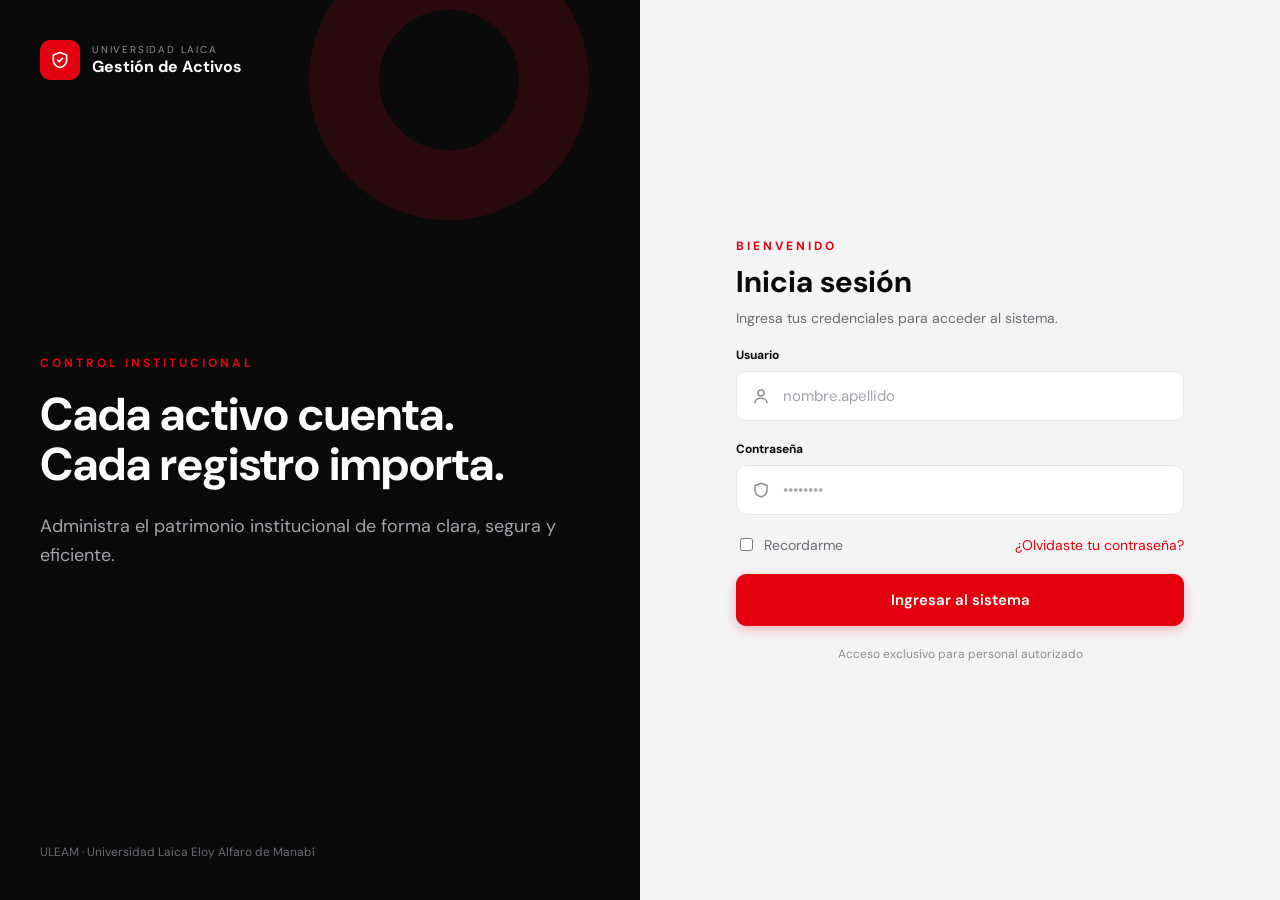
<file: index.html>
<!DOCTYPE html>
<html lang="es">
<head>
  <meta charset="UTF-8">
  <meta name="viewport" content="width=device-width, initial-scale=1">
  <title>Iniciar sesión | Gestión de Activos ULEAM</title>
  <link rel="preconnect" href="https://fonts.googleapis.com">
  <link href="https://fonts.googleapis.com/css2?family=DM+Sans:wght@400;500;700&display=swap" rel="stylesheet">
  <link rel="stylesheet" href="css/base.css">
  <link rel="stylesheet" href="css/login.css">
</head>
<body>
  <main class="login">

    <!-- Panel izquierdo: identidad institucional -->
    <section class="login__marca">
      <div class="login__anillo" aria-hidden="true"></div>

      <div class="menu__marca">
        <div class="menu__logo">
          <svg width="20" height="20" viewBox="0 0 24 24" fill="none" stroke="#fff" stroke-width="2" stroke-linecap="round" stroke-linejoin="round"><path d="M12 3l8 3v6c0 5-3.5 8-8 9-4.5-1-8-4-8-9V6l8-3z"/><path d="M9 12l2 2 4-4"/></svg>
        </div>
        <div>
          <small>Universidad Laica</small>
          <strong>Gestión de Activos</strong>
        </div>
      </div>

      <div class="login__mensaje">
        <p class="login__etiqueta">Control institucional</p>
        <h2>Cada activo cuenta.<br>Cada registro importa.</h2>
        <p>Administra el patrimonio institucional de forma clara, segura y eficiente.</p>
      </div>

      <p class="login__pie">ULEAM · Universidad Laica Eloy Alfaro de Manabí</p>
    </section>

    <!-- Panel derecho: formulario -->
    <section class="login__formulario">
      <form id="form-login" class="login__caja" novalidate>
        <p class="login__saludo">Bienvenido</p>
        <h1>Inicia sesión</h1>
        <p class="login__ayuda">Ingresa tus credenciales para acceder al sistema.</p>

        <p id="error-general" class="login__error" role="alert" hidden></p>

        <div class="campo" id="campo-usuario">
          <label for="usuario">Usuario</label>
          <div class="campo__entrada">
            <svg viewBox="0 0 24 24" fill="none" stroke="currentColor" stroke-width="2" stroke-linecap="round"><circle cx="12" cy="8" r="4"/><path d="M4 21c0-4 4-6 8-6s8 2 8 6"/></svg>
            <input type="text" id="usuario" name="usuario" placeholder="nombre.apellido" autocomplete="username">
          </div>
          <span class="campo__mensaje" id="mensaje-usuario"></span>
        </div>

        <div class="campo" id="campo-clave">
          <label for="clave">Contraseña</label>
          <div class="campo__entrada">
            <svg viewBox="0 0 24 24" fill="none" stroke="currentColor" stroke-width="2" stroke-linecap="round" stroke-linejoin="round"><path d="M12 3l8 3v6c0 5-3.5 8-8 9-4.5-1-8-4-8-9V6l8-3z"/></svg>
            <input type="password" id="clave" name="clave" placeholder="••••••••" autocomplete="current-password">
          </div>
          <span class="campo__mensaje" id="mensaje-clave"></span>
        </div>

        <div class="login__opciones">
          <label class="login__recordar">
            <input type="checkbox" id="recordar"> Recordarme
          </label>
          <a href="#" id="olvido">¿Olvidaste tu contraseña?</a>
        </div>

        <button type="submit" class="boton boton--primario login__boton">Ingresar al sistema</button>
        <p class="login__aviso">Acceso exclusivo para personal autorizado</p>
      </form>
    </section>

  </main>

  <script src="js/validaciones.js"></script>
  <script src="js/login.js"></script>
</body>
</html>
</file>
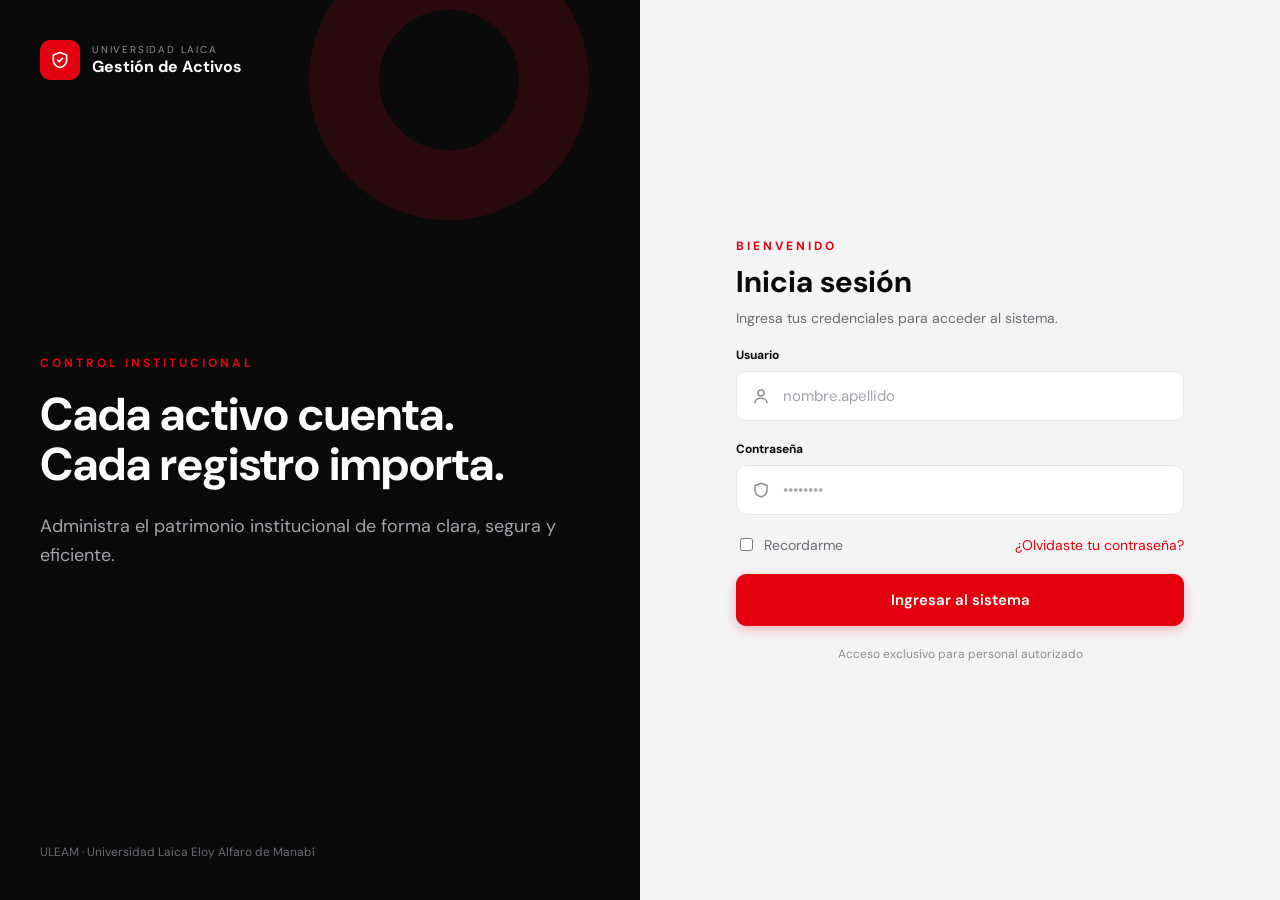
<file: activos.html>
<!DOCTYPE html>
<html lang="es">
<head>
  <meta charset="UTF-8">
  <meta name="viewport" content="width=device-width, initial-scale=1">
  <title>Listado de activos | Gestión de Activos ULEAM</title>
  <link rel="preconnect" href="https://fonts.googleapis.com">
  <link href="https://fonts.googleapis.com/css2?family=DM+Sans:wght@400;500;700&display=swap" rel="stylesheet">
  <link rel="stylesheet" href="css/base.css">
  <link rel="stylesheet" href="css/activos.css">
</head>
<body>
  <div class="app">

    <aside class="menu">
      <div class="menu__marca">
        <div class="menu__logo">
          <svg width="20" height="20" viewBox="0 0 24 24" fill="none" stroke="#fff" stroke-width="2" stroke-linecap="round" stroke-linejoin="round"><path d="M12 3l8 3v6c0 5-3.5 8-8 9-4.5-1-8-4-8-9V6l8-3z"/><path d="M9 12l2 2 4-4"/></svg>
        </div>
        <div>
          <small>Universidad Laica</small>
          <strong>Gestión de Activos</strong>
        </div>
      </div>

      <nav class="menu__nav">
        <a class="menu__enlace" href="dashboard.html">
          <svg viewBox="0 0 24 24" fill="none" stroke="currentColor" stroke-width="2"><rect x="3" y="3" width="7" height="7" rx="1"/><rect x="14" y="3" width="7" height="7" rx="1"/><rect x="3" y="14" width="7" height="7" rx="1"/><rect x="14" y="14" width="7" height="7" rx="1"/></svg>
          Dashboard
        </a>
        <a class="menu__enlace menu__enlace--activo" href="activos.html">
          <svg viewBox="0 0 24 24" fill="none" stroke="currentColor" stroke-width="2" stroke-linejoin="round"><path d="M12 3l8 4.5v9L12 21l-8-4.5v-9L12 3z"/><path d="M12 12l8-4.5M12 12v9M12 12L4 7.5"/></svg>
          Activos
        </a>
        <a class="menu__enlace" href="registrar.html">
          <svg viewBox="0 0 24 24" fill="none" stroke="currentColor" stroke-width="2" stroke-linecap="round"><path d="M12 5v14M5 12h14"/></svg>
          Registrar
        </a>
        <a class="menu__enlace" href="reportes.html">
          <svg viewBox="0 0 24 24" fill="none" stroke="currentColor" stroke-width="2" stroke-linecap="round"><path d="M4 20V10M10 20V4M16 20v-8M22 20H2"/></svg>
          Reportes
        </a>
      </nav>

      <div class="menu__perfil">
        <div class="menu__avatar" id="perfil-avatar">AM</div>
        <div>
          <strong id="perfil-nombre">Andrea Mendoza</strong>
          <small id="perfil-rol">Administradora</small>
        </div>
      </div>
      <a class="menu__enlace" href="index.html" id="cerrar-sesion">
        <svg viewBox="0 0 24 24" fill="none" stroke="currentColor" stroke-width="2" stroke-linecap="round" stroke-linejoin="round"><path d="M10 17l5-5-5-5M15 12H3M15 4h4a2 2 0 012 2v12a2 2 0 01-2 2h-4"/></svg>
        Cerrar sesión
      </a>
    </aside>

    <main class="contenido">
      <header class="encabezado">
        <div>
          <h1>Listado de activos</h1>
          <p>Consulta y administra los bienes registrados</p>
        </div>
        <span class="estado-sistema">Sistema operativo</span>
      </header>

      <section class="pagina">
        <p id="aviso" class="aviso aviso--exito" role="status" hidden></p>

        <div class="tarjeta tarjeta--tabla">

          <!-- Barra de herramientas: buscador, filtros y botón de alta -->
          <div class="herramientas">
            <div class="buscador">
              <svg viewBox="0 0 24 24" fill="none" stroke="currentColor" stroke-width="2" stroke-linecap="round"><circle cx="11" cy="11" r="7"/><path d="M20 20l-3.5-3.5"/></svg>
              <input type="search" id="buscador" placeholder="Buscar por código, nombre o responsable…" aria-label="Buscar activos" autocomplete="off">
            </div>
            <select id="filtro-categoria" class="filtro" aria-label="Filtrar por categoría"></select>
            <select id="filtro-estado" class="filtro" aria-label="Filtrar por estado"></select>
            <a href="registrar.html" class="boton boton--primario">+ Nuevo activo</a>
          </div>

          <!-- Tabla: las filas las dibuja activos.js -->
          <div class="tabla-contenedor">
            <table class="tabla">
              <thead>
                <tr>
                  <th>Código</th>
                  <th>Nombre</th>
                  <th>Categoría</th>
                  <th>Responsable</th>
                  <th>Estado</th>
                  <th>Acciones</th>
                </tr>
              </thead>
              <tbody id="filas"></tbody>
            </table>
          </div>

          <div class="pie-tabla">
            <span id="contador"></span>
            <nav class="paginacion" id="paginacion" aria-label="Paginación"></nav>
          </div>
        </div>
      </section>
    </main>

  </div>

  <!-- Ventana para confirmar la baja de un activo -->
  <dialog id="modal-baja" class="modal">
    <form id="form-baja" novalidate>
      <h2>Dar de baja el activo</h2>
      <p class="modal__texto" id="modal-texto"></p>

      <div class="campo" id="campo-motivo">
        <label for="motivo">Motivo de la baja</label>
        <select id="motivo"></select>
        <span class="campo__mensaje" id="mensaje-motivo"></span>
      </div>

      <div class="modal__acciones">
        <button type="button" class="boton" id="baja-cancelar">Cancelar</button>
        <button type="submit" class="boton boton--primario">Confirmar baja</button>
      </div>
    </form>
  </dialog>

  <script src="js/storage.js"></script>
  <script src="js/sesion.js"></script>
  <script src="js/activos.js"></script>
</body>
</html>
</file>
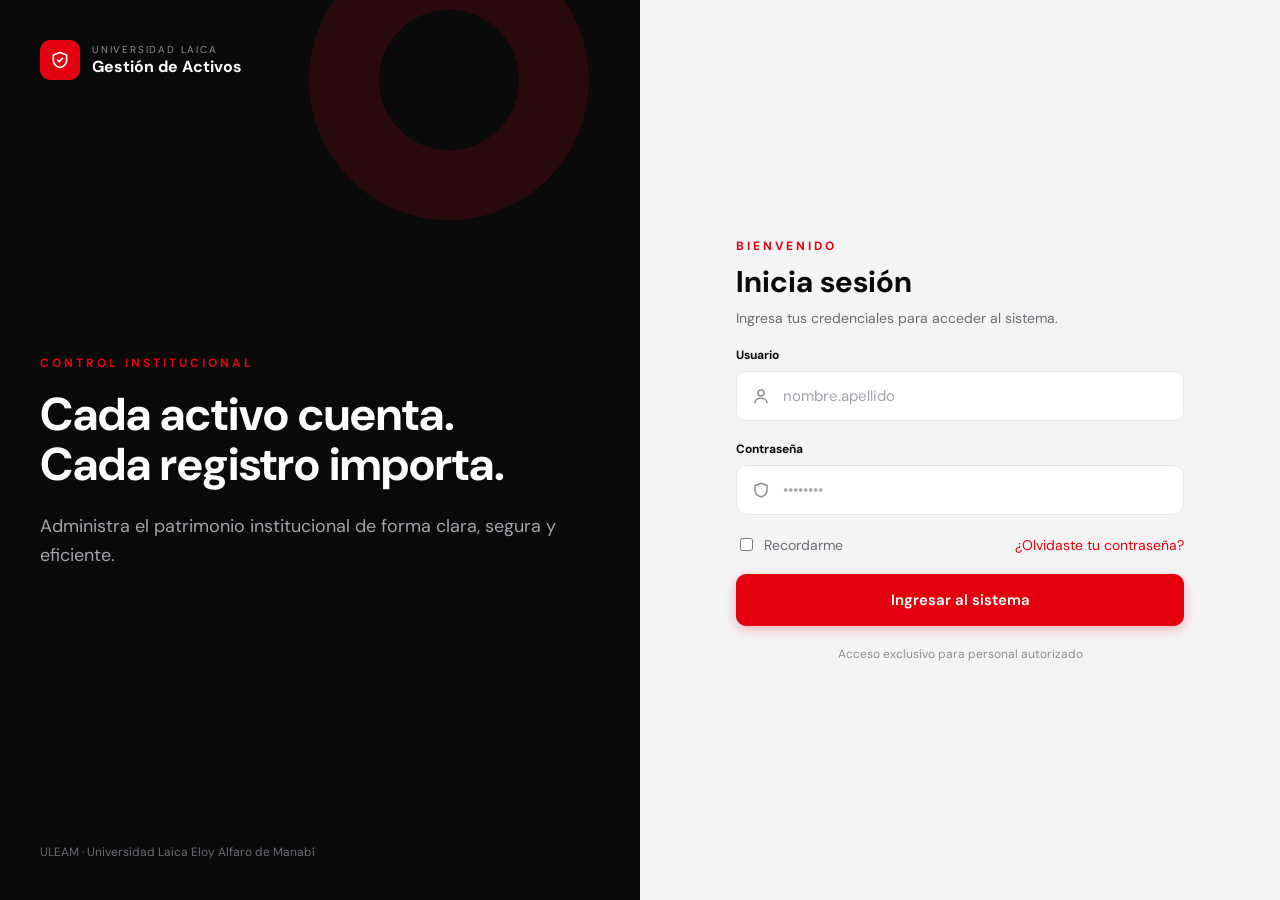
<file: dashboard.html>
<!DOCTYPE html>
<html lang="es">
<head>
  <meta charset="UTF-8">
  <meta name="viewport" content="width=device-width, initial-scale=1">
  <title>Panel principal | Gestión de Activos ULEAM</title>
  <link rel="preconnect" href="https://fonts.googleapis.com">
  <link href="https://fonts.googleapis.com/css2?family=DM+Sans:wght@400;500;700&display=swap" rel="stylesheet">
  <link rel="stylesheet" href="css/base.css">
  <link rel="stylesheet" href="css/dashboard.css">
</head>
<body>
  <div class="app">

    <aside class="menu">
      <div class="menu__marca">
        <div class="menu__logo">
          <svg width="20" height="20" viewBox="0 0 24 24" fill="none" stroke="#fff" stroke-width="2" stroke-linecap="round" stroke-linejoin="round"><path d="M12 3l8 3v6c0 5-3.5 8-8 9-4.5-1-8-4-8-9V6l8-3z"/><path d="M9 12l2 2 4-4"/></svg>
        </div>
        <div>
          <small>Universidad Laica</small>
          <strong>Gestión de Activos</strong>
        </div>
      </div>

      <nav class="menu__nav">
        <a class="menu__enlace menu__enlace--activo" href="dashboard.html">
          <svg viewBox="0 0 24 24" fill="none" stroke="currentColor" stroke-width="2"><rect x="3" y="3" width="7" height="7" rx="1"/><rect x="14" y="3" width="7" height="7" rx="1"/><rect x="3" y="14" width="7" height="7" rx="1"/><rect x="14" y="14" width="7" height="7" rx="1"/></svg>
          Dashboard
        </a>
        <a class="menu__enlace" href="activos.html">
          <svg viewBox="0 0 24 24" fill="none" stroke="currentColor" stroke-width="2" stroke-linejoin="round"><path d="M12 3l8 4.5v9L12 21l-8-4.5v-9L12 3z"/><path d="M12 12l8-4.5M12 12v9M12 12L4 7.5"/></svg>
          Activos
        </a>
        <a class="menu__enlace" href="registrar.html">
          <svg viewBox="0 0 24 24" fill="none" stroke="currentColor" stroke-width="2" stroke-linecap="round"><path d="M12 5v14M5 12h14"/></svg>
          Registrar
        </a>
        <a class="menu__enlace" href="reportes.html">
          <svg viewBox="0 0 24 24" fill="none" stroke="currentColor" stroke-width="2" stroke-linecap="round"><path d="M4 20V10M10 20V4M16 20v-8M22 20H2"/></svg>
          Reportes
        </a>
      </nav>

      <div class="menu__perfil">
        <div class="menu__avatar" id="perfil-avatar">AM</div>
        <div>
          <strong id="perfil-nombre">Andrea Mendoza</strong>
          <small id="perfil-rol">Administradora</small>
        </div>
      </div>
      <a class="menu__enlace" href="index.html" id="cerrar-sesion">
        <svg viewBox="0 0 24 24" fill="none" stroke="currentColor" stroke-width="2" stroke-linecap="round" stroke-linejoin="round"><path d="M10 17l5-5-5-5M15 12H3M15 4h4a2 2 0 012 2v12a2 2 0 01-2 2h-4"/></svg>
        Cerrar sesión
      </a>
    </aside>

    <main class="contenido">
      <header class="encabezado">
        <div>
          <h1>Panel principal</h1>
          <p>Resumen general del patrimonio institucional</p>
        </div>
        <span class="estado-sistema">Sistema operativo</span>
      </header>

      <section class="pagina">

        <!-- Tarjetas de resumen: los números los llena dashboard.js -->
        <div class="resumen">
          <article class="tarjeta indicador">
            <div class="indicador__cabecera">
              <span class="indicador__icono"><svg viewBox="0 0 24 24" fill="none" stroke="currentColor" stroke-width="2" stroke-linejoin="round"><path d="M12 3l8 4.5v9L12 21l-8-4.5v-9L12 3z"/><path d="M12 12l8-4.5M12 12v9M12 12L4 7.5"/></svg></span>
              <span class="indicador__rotulo">Activos</span>
            </div>
            <p class="indicador__valor" id="n-total">0</p>
            <p class="indicador__titulo">Total de activos</p>
            <p class="indicador__detalle" id="d-total"></p>
          </article>

          <article class="tarjeta indicador">
            <div class="indicador__cabecera">
              <span class="indicador__icono"><svg viewBox="0 0 24 24" fill="none" stroke="currentColor" stroke-width="2" stroke-linecap="round" stroke-linejoin="round"><path d="M12 3l8 3v6c0 5-3.5 8-8 9-4.5-1-8-4-8-9V6l8-3z"/></svg></span>
              <span class="indicador__rotulo">Activos</span>
            </div>
            <p class="indicador__valor" id="n-bueno">0</p>
            <p class="indicador__titulo">En buen estado</p>
            <p class="indicador__detalle" id="d-bueno"></p>
          </article>

          <article class="tarjeta indicador">
            <div class="indicador__cabecera">
              <span class="indicador__icono indicador__icono--rojo"><svg viewBox="0 0 24 24" fill="none" stroke="currentColor" stroke-width="2" stroke-linecap="round" stroke-linejoin="round"><path d="M12 20h9M16.5 3.5a2.1 2.1 0 013 3L7 19l-4 1 1-4L16.5 3.5z"/></svg></span>
              <span class="indicador__rotulo">Activos</span>
            </div>
            <p class="indicador__valor" id="n-mant">0</p>
            <p class="indicador__titulo">En mantenimiento</p>
            <p class="indicador__detalle" id="d-mant"></p>
          </article>

          <article class="tarjeta indicador">
            <div class="indicador__cabecera">
              <span class="indicador__icono indicador__icono--rojo"><svg viewBox="0 0 24 24" fill="none" stroke="currentColor" stroke-width="2" stroke-linecap="round" stroke-linejoin="round"><path d="M3 6h18M8 6V4h8v2M6 6l1 14h10l1-14M10 11v5M14 11v5"/></svg></span>
              <span class="indicador__rotulo">Activos</span>
            </div>
            <p class="indicador__valor" id="n-baja">0</p>
            <p class="indicador__titulo">Dados de baja</p>
            <p class="indicador__detalle" id="d-baja"></p>
          </article>
        </div>

        <div class="paneles">
          <!-- Activos por categoría -->
          <article class="tarjeta">
            <div class="panel__cabecera">
              <div>
                <h2>Activos por categoría</h2>
                <p>Distribución actual del inventario</p>
              </div>
              <select id="filtro-anio" class="selector" aria-label="Filtrar por año de adquisición"></select>
            </div>
            <div class="barras" id="barras"></div>
          </article>

          <!-- Actividad reciente -->
          <article class="tarjeta">
            <div class="panel__cabecera">
              <div>
                <h2>Actividad reciente</h2>
                <p>Últimos movimientos registrados</p>
              </div>
            </div>
            <ul class="actividad" id="actividad"></ul>
          </article>
        </div>

      </section>
    </main>

  </div>

  <script src="js/storage.js"></script>
  <script src="js/sesion.js"></script>
  <script src="js/dashboard.js"></script>
</body>
</html>
</file>
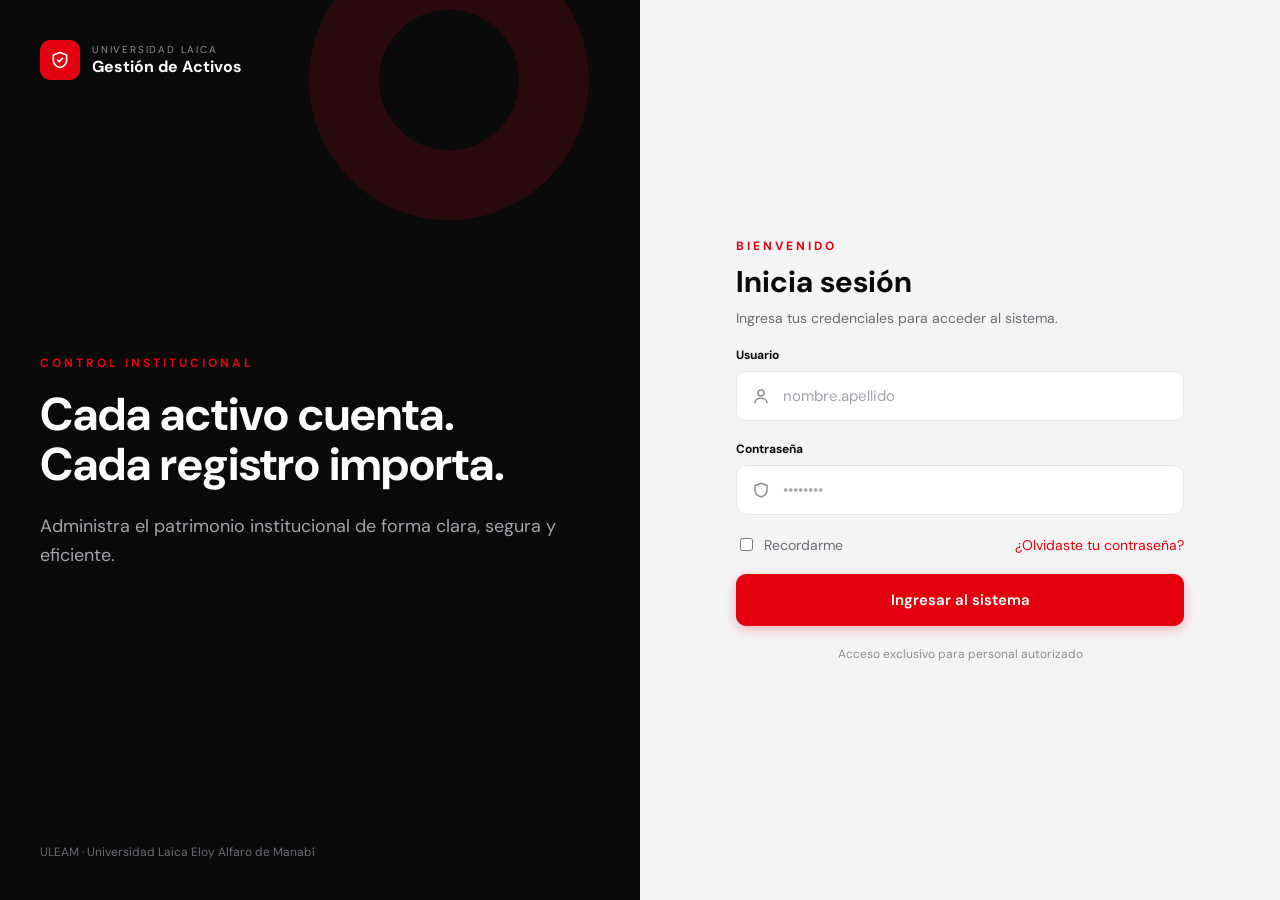
<file: detalle.html>
<!DOCTYPE html>
<html lang="es">
<head>
  <meta charset="UTF-8">
  <meta name="viewport" content="width=device-width, initial-scale=1">
  <title>Detalle del activo | Gestión de Activos ULEAM</title>
  <link rel="preconnect" href="https://fonts.googleapis.com">
  <link href="https://fonts.googleapis.com/css2?family=DM+Sans:wght@400;500;700&display=swap" rel="stylesheet">
  <link rel="stylesheet" href="css/base.css">
  <link rel="stylesheet" href="css/detalle.css">
</head>
<body>
  <div class="app">

    <aside class="menu">
      <div class="menu__marca">
        <div class="menu__logo">
          <svg width="20" height="20" viewBox="0 0 24 24" fill="none" stroke="#fff" stroke-width="2" stroke-linecap="round" stroke-linejoin="round"><path d="M12 3l8 3v6c0 5-3.5 8-8 9-4.5-1-8-4-8-9V6l8-3z"/><path d="M9 12l2 2 4-4"/></svg>
        </div>
        <div>
          <small>Universidad Laica</small>
          <strong>Gestión de Activos</strong>
        </div>
      </div>

      <nav class="menu__nav">
        <a class="menu__enlace" href="dashboard.html">
          <svg viewBox="0 0 24 24" fill="none" stroke="currentColor" stroke-width="2"><rect x="3" y="3" width="7" height="7" rx="1"/><rect x="14" y="3" width="7" height="7" rx="1"/><rect x="3" y="14" width="7" height="7" rx="1"/><rect x="14" y="14" width="7" height="7" rx="1"/></svg>
          Dashboard
        </a>
        <a class="menu__enlace menu__enlace--activo" href="activos.html">
          <svg viewBox="0 0 24 24" fill="none" stroke="currentColor" stroke-width="2" stroke-linejoin="round"><path d="M12 3l8 4.5v9L12 21l-8-4.5v-9L12 3z"/><path d="M12 12l8-4.5M12 12v9M12 12L4 7.5"/></svg>
          Activos
        </a>
        <a class="menu__enlace" href="registrar.html">
          <svg viewBox="0 0 24 24" fill="none" stroke="currentColor" stroke-width="2" stroke-linecap="round"><path d="M12 5v14M5 12h14"/></svg>
          Registrar
        </a>
        <a class="menu__enlace" href="reportes.html">
          <svg viewBox="0 0 24 24" fill="none" stroke="currentColor" stroke-width="2" stroke-linecap="round"><path d="M4 20V10M10 20V4M16 20v-8M22 20H2"/></svg>
          Reportes
        </a>
      </nav>

      <div class="menu__perfil">
        <div class="menu__avatar" id="perfil-avatar">AM</div>
        <div>
          <strong id="perfil-nombre">Andrea Mendoza</strong>
          <small id="perfil-rol">Administradora</small>
        </div>
      </div>
      <a class="menu__enlace" href="index.html" id="cerrar-sesion">
        <svg viewBox="0 0 24 24" fill="none" stroke="currentColor" stroke-width="2" stroke-linecap="round" stroke-linejoin="round"><path d="M10 17l5-5-5-5M15 12H3M15 4h4a2 2 0 012 2v12a2 2 0 01-2 2h-4"/></svg>
        Cerrar sesión
      </a>
    </aside>

    <main class="contenido">
      <header class="encabezado">
        <div>
          <h1 id="titulo">Detalle del activo</h1>
          <p id="subtitulo">Consulta y modifica la información del bien</p>
        </div>
        <span class="estado-sistema">Sistema operativo</span>
      </header>

      <section class="pagina">
        <p id="aviso" class="aviso" role="status" hidden></p>

        <!-- Se muestra solo si el código de la dirección no existe -->
        <div class="tarjeta no-encontrado" id="no-encontrado" hidden>
          <h2>No se encontró el activo</h2>
          <p>El activo que buscas no existe o fue eliminado del sistema.</p>
          <a href="activos.html" class="boton boton--primario">Volver al listado</a>
        </div>

        <form id="form-detalle" class="tarjeta" novalidate hidden>

          <div class="formulario__titulo">
            <div>
              <h2>Información general</h2>
              <p>Datos de identificación y clasificación del activo</p>
            </div>
            <span class="etiqueta" id="etiqueta-estado"></span>
          </div>

          <div class="formulario-rejilla">

            <div class="campo" id="campo-nombre">
              <label for="nombre">Nombre del activo</label>
              <input type="text" id="nombre" maxlength="80" autocomplete="off">
              <span class="campo__mensaje" id="mensaje-nombre"></span>
            </div>

            <div class="campo" id="campo-codigo">
              <label for="codigo">Código</label>
              <input type="text" id="codigo" disabled>
              <span class="campo__nota">El código identifica al activo y no se puede cambiar.</span>
            </div>

            <div class="campo" id="campo-categoria">
              <label for="categoria">Categoría</label>
              <select id="categoria"></select>
              <span class="campo__mensaje" id="mensaje-categoria"></span>
            </div>

            <div class="campo" id="campo-valor">
              <label for="valor">Valor</label>
              <input type="text" id="valor" inputmode="decimal" autocomplete="off">
              <span class="campo__mensaje" id="mensaje-valor"></span>
            </div>

            <div class="campo" id="campo-fecha">
              <label for="fecha">Fecha de adquisición</label>
              <input type="date" id="fecha">
              <span class="campo__mensaje" id="mensaje-fecha"></span>
            </div>

            <div class="campo" id="campo-estado">
              <label for="estado">Estado</label>
              <select id="estado"></select>
              <span class="campo__mensaje" id="mensaje-estado"></span>
            </div>

            <div class="campo ancho-total" id="campo-responsable">
              <label for="responsable">Responsable / Departamento</label>
              <input type="text" id="responsable" maxlength="60" autocomplete="off">
              <span class="campo__mensaje" id="mensaje-responsable"></span>
            </div>

          </div>

          <!-- Botones en modo "ver" -->
          <div class="formulario__acciones" id="acciones-ver">
            <a href="activos.html" class="boton">Volver al listado</a>
            <div class="grupo-botones">
              <button type="button" class="boton" id="boton-asignar">Asignar responsable</button>
              <button type="button" class="boton boton--peligro" id="boton-baja">Dar de baja</button>
              <button type="button" class="boton boton--primario" id="boton-editar">Editar</button>
            </div>
          </div>

          <!-- Botones en modo "editar" -->
          <div class="formulario__acciones formulario__acciones--derecha" id="acciones-editar" hidden>
            <button type="button" class="boton" id="boton-cancelar">Cancelar</button>
            <button type="submit" class="boton boton--primario">Guardar cambios</button>
          </div>

        </form>
      </section>
    </main>

  </div>

  <!-- Ventana: asignar responsable -->
  <dialog id="modal-responsable" class="modal">
    <form id="form-responsable" novalidate>
      <h2>Asignar responsable</h2>
      <p class="modal__texto" id="texto-responsable"></p>

      <div class="campo" id="campo-nuevo-responsable">
        <label for="nuevo-responsable">Nuevo responsable / Departamento</label>
        <input type="text" id="nuevo-responsable" maxlength="60" autocomplete="off" placeholder="Nombre o departamento responsable">
        <span class="campo__mensaje" id="mensaje-nuevo-responsable"></span>
      </div>

      <div class="modal__acciones">
        <button type="button" class="boton" id="responsable-cancelar">Cancelar</button>
        <button type="submit" class="boton boton--primario">Asignar</button>
      </div>
    </form>
  </dialog>

  <!-- Ventana: dar de baja -->
  <dialog id="modal-baja" class="modal">
    <form id="form-baja" novalidate>
      <h2>Dar de baja el activo</h2>
      <p class="modal__texto" id="texto-baja"></p>

      <div class="campo" id="campo-motivo">
        <label for="motivo">Motivo de la baja</label>
        <select id="motivo"></select>
        <span class="campo__mensaje" id="mensaje-motivo"></span>
      </div>

      <div class="modal__acciones">
        <button type="button" class="boton" id="baja-cancelar">Cancelar</button>
        <button type="submit" class="boton boton--primario">Confirmar baja</button>
      </div>
    </form>
  </dialog>

  <script src="js/storage.js"></script>
  <script src="js/validaciones.js"></script>
  <script src="js/sesion.js"></script>
  <script src="js/detalle.js"></script>
</body>
</html>
</file>
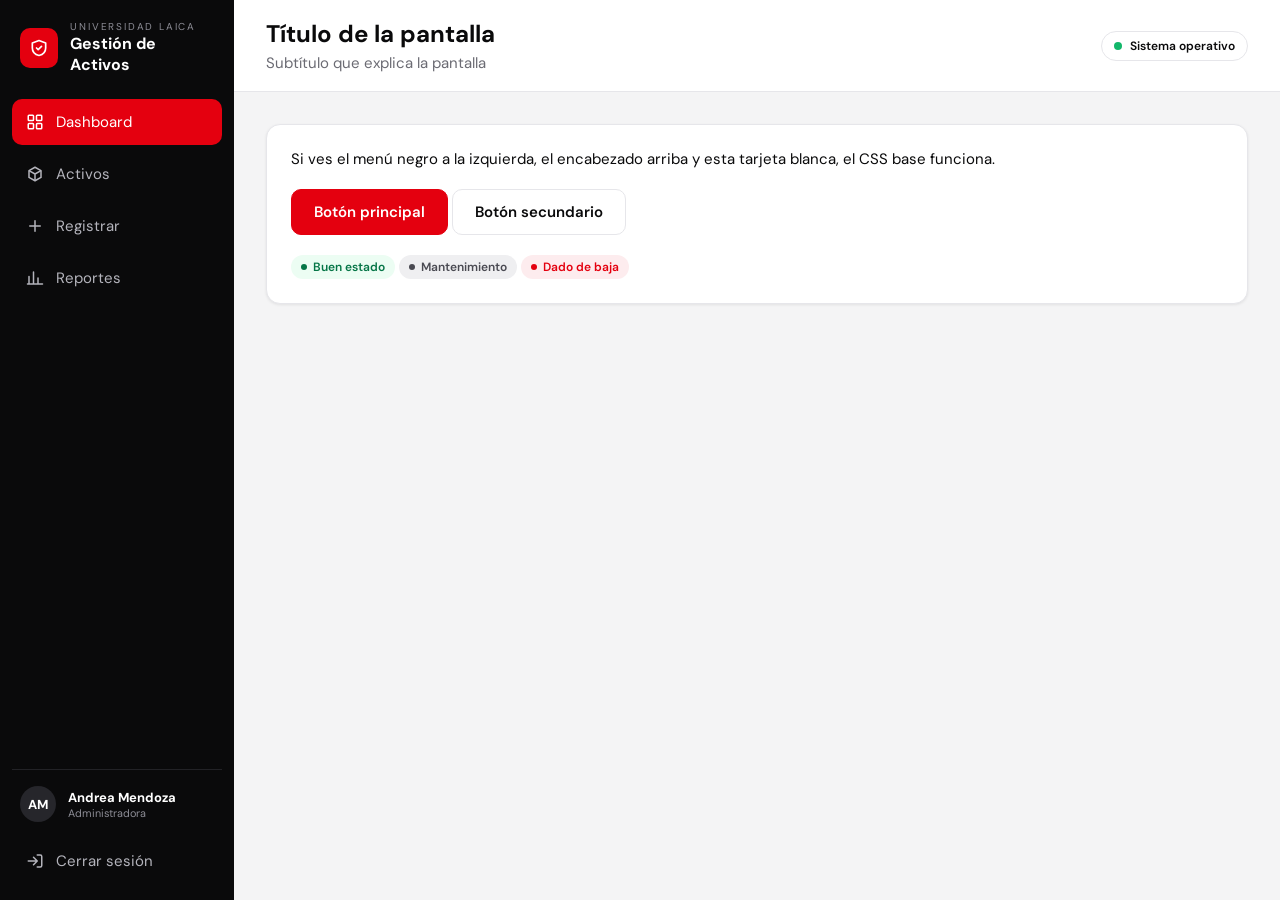
<file: plantilla.html>
<!DOCTYPE html>
<html lang="es">
<head>
  <meta charset="UTF-8">
  <meta name="viewport" content="width=device-width, initial-scale=1">
  <title>Plantilla | Gestión de Activos ULEAM</title>
  <link rel="preconnect" href="https://fonts.googleapis.com">
  <link href="https://fonts.googleapis.com/css2?family=DM+Sans:wght@400;500;700&display=swap" rel="stylesheet">
  <link rel="stylesheet" href="css/base.css">
</head>
<body>
  <div class="app">

    <!-- MENÚ LATERAL: se copia igual en todas las pantallas.
         Solo cambia cuál enlace tiene la clase menu__enlace--activo -->
    <aside class="menu">
      <div class="menu__marca">
        <div class="menu__logo">
          <svg width="20" height="20" viewBox="0 0 24 24" fill="none" stroke="#fff" stroke-width="2" stroke-linecap="round" stroke-linejoin="round"><path d="M12 3l8 3v6c0 5-3.5 8-8 9-4.5-1-8-4-8-9V6l8-3z"/><path d="M9 12l2 2 4-4"/></svg>
        </div>
        <div>
          <small>Universidad Laica</small>
          <strong>Gestión de Activos</strong>
        </div>
      </div>

      <nav class="menu__nav">
        <a class="menu__enlace menu__enlace--activo" href="dashboard.html">
          <svg viewBox="0 0 24 24" fill="none" stroke="currentColor" stroke-width="2"><rect x="3" y="3" width="7" height="7" rx="1"/><rect x="14" y="3" width="7" height="7" rx="1"/><rect x="3" y="14" width="7" height="7" rx="1"/><rect x="14" y="14" width="7" height="7" rx="1"/></svg>
          Dashboard
        </a>
        <a class="menu__enlace" href="activos.html">
          <svg viewBox="0 0 24 24" fill="none" stroke="currentColor" stroke-width="2" stroke-linejoin="round"><path d="M12 3l8 4.5v9L12 21l-8-4.5v-9L12 3z"/><path d="M12 12l8-4.5M12 12v9M12 12L4 7.5"/></svg>
          Activos
        </a>
        <a class="menu__enlace" href="registrar.html">
          <svg viewBox="0 0 24 24" fill="none" stroke="currentColor" stroke-width="2" stroke-linecap="round"><path d="M12 5v14M5 12h14"/></svg>
          Registrar
        </a>
        <a class="menu__enlace" href="reportes.html">
          <svg viewBox="0 0 24 24" fill="none" stroke="currentColor" stroke-width="2" stroke-linecap="round"><path d="M4 20V10M10 20V4M16 20v-8M22 20H2"/></svg>
          Reportes
        </a>
      </nav>

      <div class="menu__perfil">
        <div class="menu__avatar">AM</div>
        <div>
          <strong>Andrea Mendoza</strong>
          <small>Administradora</small>
        </div>
      </div>
      <a class="menu__enlace" href="index.html">
        <svg viewBox="0 0 24 24" fill="none" stroke="currentColor" stroke-width="2" stroke-linecap="round" stroke-linejoin="round"><path d="M10 17l5-5-5-5M15 12H3M15 4h4a2 2 0 012 2v12a2 2 0 01-2 2h-4"/></svg>
        Cerrar sesión
      </a>
    </aside>

    <!-- CONTENIDO: aquí cambia cada pantalla -->
    <main class="contenido">
      <header class="encabezado">
        <div>
          <h1>Título de la pantalla</h1>
          <p>Subtítulo que explica la pantalla</p>
        </div>
        <span class="estado-sistema">Sistema operativo</span>
      </header>

      <section class="pagina">
        <div class="tarjeta">
          <p>Si ves el menú negro a la izquierda, el encabezado arriba y esta tarjeta blanca, el CSS base funciona.</p>
          <br>
          <button class="boton boton--primario">Botón principal</button>
          <button class="boton">Botón secundario</button>
          <br><br>
          <span class="etiqueta etiqueta--bueno">Buen estado</span>
          <span class="etiqueta etiqueta--mantenimiento">Mantenimiento</span>
          <span class="etiqueta etiqueta--baja">Dado de baja</span>
        </div>
      </section>
    </main>

  </div>
</body>
</html>
</file>
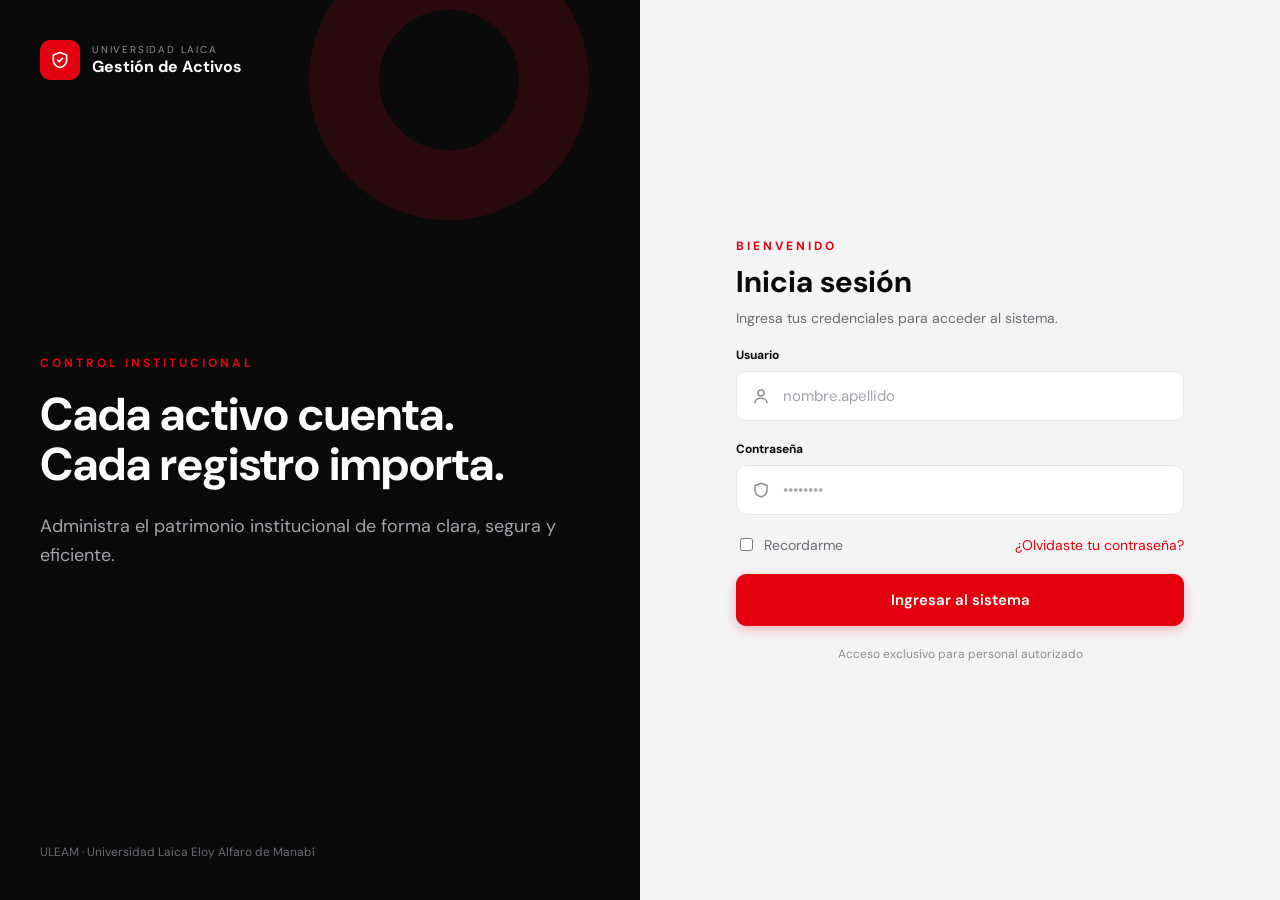
<file: registrar.html>
<!DOCTYPE html>
<html lang="es">
<head>
  <meta charset="UTF-8">
  <meta name="viewport" content="width=device-width, initial-scale=1">
  <title>Registrar activo | Gestión de Activos ULEAM</title>
  <link rel="preconnect" href="https://fonts.googleapis.com">
  <link href="https://fonts.googleapis.com/css2?family=DM+Sans:wght@400;500;700&display=swap" rel="stylesheet">
  <link rel="stylesheet" href="css/base.css">
  <link rel="stylesheet" href="css/registrar.css">
</head>
<body>
  <div class="app">

    <aside class="menu">
      <div class="menu__marca">
        <div class="menu__logo">
          <svg width="20" height="20" viewBox="0 0 24 24" fill="none" stroke="#fff" stroke-width="2" stroke-linecap="round" stroke-linejoin="round"><path d="M12 3l8 3v6c0 5-3.5 8-8 9-4.5-1-8-4-8-9V6l8-3z"/><path d="M9 12l2 2 4-4"/></svg>
        </div>
        <div>
          <small>Universidad Laica</small>
          <strong>Gestión de Activos</strong>
        </div>
      </div>

      <nav class="menu__nav">
        <a class="menu__enlace" href="dashboard.html">
          <svg viewBox="0 0 24 24" fill="none" stroke="currentColor" stroke-width="2"><rect x="3" y="3" width="7" height="7" rx="1"/><rect x="14" y="3" width="7" height="7" rx="1"/><rect x="3" y="14" width="7" height="7" rx="1"/><rect x="14" y="14" width="7" height="7" rx="1"/></svg>
          Dashboard
        </a>
        <a class="menu__enlace" href="activos.html">
          <svg viewBox="0 0 24 24" fill="none" stroke="currentColor" stroke-width="2" stroke-linejoin="round"><path d="M12 3l8 4.5v9L12 21l-8-4.5v-9L12 3z"/><path d="M12 12l8-4.5M12 12v9M12 12L4 7.5"/></svg>
          Activos
        </a>
        <a class="menu__enlace menu__enlace--activo" href="registrar.html">
          <svg viewBox="0 0 24 24" fill="none" stroke="currentColor" stroke-width="2" stroke-linecap="round"><path d="M12 5v14M5 12h14"/></svg>
          Registrar
        </a>
        <a class="menu__enlace" href="reportes.html">
          <svg viewBox="0 0 24 24" fill="none" stroke="currentColor" stroke-width="2" stroke-linecap="round"><path d="M4 20V10M10 20V4M16 20v-8M22 20H2"/></svg>
          Reportes
        </a>
      </nav>

      <div class="menu__perfil">
        <div class="menu__avatar" id="perfil-avatar">AM</div>
        <div>
          <strong id="perfil-nombre">Andrea Mendoza</strong>
          <small id="perfil-rol">Administradora</small>
        </div>
      </div>
      <a class="menu__enlace" href="index.html" id="cerrar-sesion">
        <svg viewBox="0 0 24 24" fill="none" stroke="currentColor" stroke-width="2" stroke-linecap="round" stroke-linejoin="round"><path d="M10 17l5-5-5-5M15 12H3M15 4h4a2 2 0 012 2v12a2 2 0 01-2 2h-4"/></svg>
        Cerrar sesión
      </a>
    </aside>

    <main class="contenido">
      <header class="encabezado">
        <div>
          <h1>Registrar nuevo activo</h1>
          <p>Completa la información para incorporar un bien</p>
        </div>
        <span class="estado-sistema">Sistema operativo</span>
      </header>

      <section class="pagina">
        <form id="form-registro" class="tarjeta" novalidate>

          <div class="formulario__titulo">
            <h2>Información general</h2>
            <p>Datos de identificación y clasificación del activo</p>
          </div>

          <p id="aviso-exito" class="aviso aviso--exito" role="status" hidden></p>

          <div class="formulario-rejilla">

            <div class="campo" id="campo-nombre">
              <label for="nombre">Nombre del activo</label>
              <input type="text" id="nombre" placeholder="Ej. Computador portátil" maxlength="80" autocomplete="off">
              <span class="campo__mensaje" id="mensaje-nombre"></span>
            </div>

            <div class="campo" id="campo-codigo">
              <label for="codigo">Código</label>
              <input type="text" id="codigo" placeholder="Ej. AF-2024-000" maxlength="11" autocomplete="off">
              <span class="campo__mensaje" id="mensaje-codigo"></span>
            </div>

            <div class="campo" id="campo-categoria">
              <label for="categoria">Categoría</label>
              <select id="categoria"></select>
              <span class="campo__mensaje" id="mensaje-categoria"></span>
            </div>

            <div class="campo" id="campo-valor">
              <label for="valor">Valor</label>
              <input type="text" id="valor" placeholder="$ 0.00" inputmode="decimal" autocomplete="off">
              <span class="campo__mensaje" id="mensaje-valor"></span>
            </div>

            <div class="campo" id="campo-fecha">
              <label for="fecha">Fecha de adquisición</label>
              <input type="date" id="fecha">
              <span class="campo__mensaje" id="mensaje-fecha"></span>
            </div>

            <div class="campo" id="campo-estado">
              <label for="estado">Estado</label>
              <select id="estado"></select>
              <span class="campo__mensaje" id="mensaje-estado"></span>
            </div>

            <div class="campo ancho-total" id="campo-responsable">
              <label for="responsable">Responsable / Departamento</label>
              <input type="text" id="responsable" placeholder="Nombre o departamento responsable" maxlength="60" autocomplete="off">
              <span class="campo__mensaje" id="mensaje-responsable"></span>
            </div>

          </div>

          <div class="formulario__acciones">
            <button type="button" class="boton" id="boton-cancelar">Cancelar</button>
            <button type="submit" class="boton boton--primario">Guardar activo</button>
          </div>

        </form>
      </section>
    </main>

  </div>

  <script src="js/storage.js"></script>
  <script src="js/validaciones.js"></script>
  <script src="js/sesion.js"></script>
  <script src="js/registrar.js"></script>
</body>
</html>
</file>
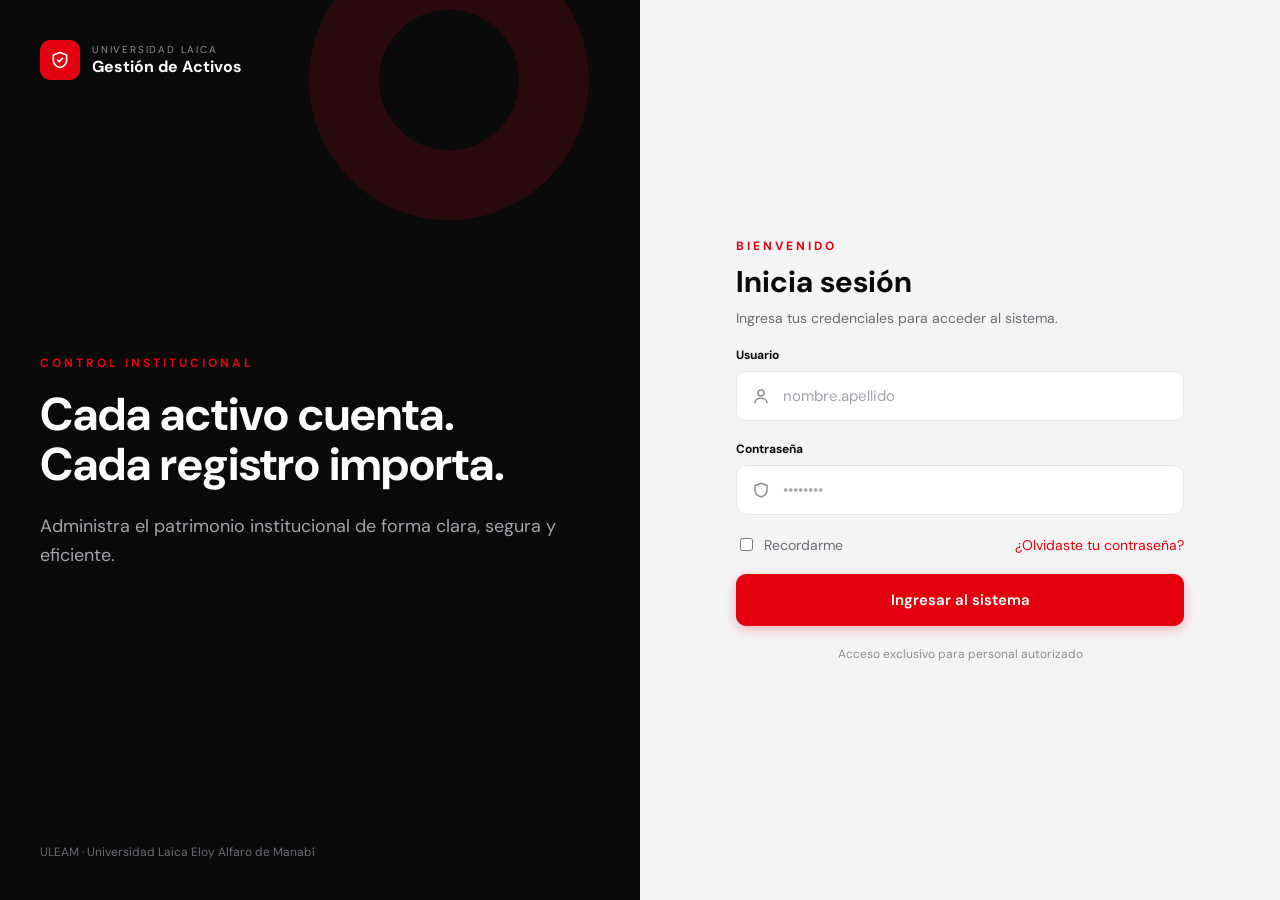
<file: reportes.html>
<!DOCTYPE html>
<html lang="es">
<head>
  <meta charset="UTF-8">
  <meta name="viewport" content="width=device-width, initial-scale=1">
  <title>Reportes | Gestión de Activos ULEAM</title>
  <link rel="preconnect" href="https://fonts.googleapis.com">
  <link href="https://fonts.googleapis.com/css2?family=DM+Sans:wght@400;500;700&display=swap" rel="stylesheet">
  <link rel="stylesheet" href="css/base.css">
  <link rel="stylesheet" href="css/reportes.css">
</head>
<body>
  <div class="app">

    <aside class="menu">
      <div class="menu__marca">
        <div class="menu__logo">
          <svg width="20" height="20" viewBox="0 0 24 24" fill="none" stroke="#fff" stroke-width="2" stroke-linecap="round" stroke-linejoin="round"><path d="M12 3l8 3v6c0 5-3.5 8-8 9-4.5-1-8-4-8-9V6l8-3z"/><path d="M9 12l2 2 4-4"/></svg>
        </div>
        <div>
          <small>Universidad Laica</small>
          <strong>Gestión de Activos</strong>
        </div>
      </div>

      <nav class="menu__nav">
        <a class="menu__enlace" href="dashboard.html">
          <svg viewBox="0 0 24 24" fill="none" stroke="currentColor" stroke-width="2"><rect x="3" y="3" width="7" height="7" rx="1"/><rect x="14" y="3" width="7" height="7" rx="1"/><rect x="3" y="14" width="7" height="7" rx="1"/><rect x="14" y="14" width="7" height="7" rx="1"/></svg>
          Dashboard
        </a>
        <a class="menu__enlace" href="activos.html">
          <svg viewBox="0 0 24 24" fill="none" stroke="currentColor" stroke-width="2" stroke-linejoin="round"><path d="M12 3l8 4.5v9L12 21l-8-4.5v-9L12 3z"/><path d="M12 12l8-4.5M12 12v9M12 12L4 7.5"/></svg>
          Activos
        </a>
        <a class="menu__enlace" href="registrar.html">
          <svg viewBox="0 0 24 24" fill="none" stroke="currentColor" stroke-width="2" stroke-linecap="round"><path d="M12 5v14M5 12h14"/></svg>
          Registrar
        </a>
        <a class="menu__enlace menu__enlace--activo" href="reportes.html">
          <svg viewBox="0 0 24 24" fill="none" stroke="currentColor" stroke-width="2" stroke-linecap="round"><path d="M4 20V10M10 20V4M16 20v-8M22 20H2"/></svg>
          Reportes
        </a>
      </nav>

      <div class="menu__perfil">
        <div class="menu__avatar" id="perfil-avatar">AM</div>
        <div>
          <strong id="perfil-nombre">Andrea Mendoza</strong>
          <small id="perfil-rol">Administradora</small>
        </div>
      </div>
      <a class="menu__enlace" href="index.html" id="cerrar-sesion">
        <svg viewBox="0 0 24 24" fill="none" stroke="currentColor" stroke-width="2" stroke-linecap="round" stroke-linejoin="round"><path d="M10 17l5-5-5-5M15 12H3M15 4h4a2 2 0 012 2v12a2 2 0 01-2 2h-4"/></svg>
        Cerrar sesión
      </a>
    </aside>

    <main class="contenido">
      <header class="encabezado">
        <div>
          <h1>Reportes</h1>
          <p>Historial de altas y bajas de activos</p>
        </div>
        <span class="estado-sistema">Sistema operativo</span>
      </header>

      <section class="pagina">
        <p id="aviso" class="aviso aviso--exito" role="status" hidden></p>

        <!-- Filtros por rango de fechas -->
        <form id="form-filtros" class="tarjeta filtros" novalidate>
          <div class="campo" id="campo-desde">
            <label for="desde">Desde</label>
            <input type="date" id="desde">
            <span class="campo__mensaje" id="mensaje-desde"></span>
          </div>

          <div class="campo" id="campo-hasta">
            <label for="hasta">Hasta</label>
            <input type="date" id="hasta">
            <span class="campo__mensaje" id="mensaje-hasta"></span>
          </div>

          <button type="submit" class="boton">Aplicar filtros</button>
          <button type="button" class="boton boton--primario" id="boton-exportar">
            <svg viewBox="0 0 24 24" width="18" height="18" fill="none" stroke="currentColor" stroke-width="2" stroke-linecap="round" stroke-linejoin="round"><path d="M12 3v12M7 11l5 5 5-5M5 21h14"/></svg>
            Exportar
          </button>
        </form>

        <!-- Historial de movimientos -->
        <div class="tarjeta tarjeta--tabla">
          <div class="historial__cabecera">
            <div>
              <h2>Historial de movimientos</h2>
              <p id="subtitulo"></p>
            </div>
            <span class="periodo" id="periodo"></span>
          </div>

          <div class="tabla-contenedor">
            <table class="tabla">
              <thead>
                <tr>
                  <th>Fecha</th>
                  <th>Activo</th>
                  <th>Movimiento</th>
                  <th>Motivo</th>
                </tr>
              </thead>
              <tbody id="filas"></tbody>
            </table>
          </div>
        </div>
      </section>
    </main>

  </div>

  <script src="js/storage.js"></script>
  <script src="js/validaciones.js"></script>
  <script src="js/sesion.js"></script>
  <script src="js/reportes.js"></script>
</body>
</html>
</file>
<file: css/base.css>
/* ==========================================================
   base.css - Estilos compartidos del Sistema de Gestión de
   Activos Fijos de la ULEAM. Todas las pantallas lo usan.
   ========================================================== */

/* 1. Variables (colores, tipografía, medidas) ------------- */
:root {
  --rojo: #e4000f;
  --rojo-suave: #fdecee;
  --negro: #0a0a0b;
  --gris-texto: #6b6b73;
  --gris-borde: #e6e6ea;
  --gris-fondo: #f4f4f5;
  --blanco: #ffffff;
  --verde: #12b76a;

  --fuente: "DM Sans", "Segoe UI", Arial, sans-serif;
  --radio: 14px;
  --radio-campo: 10px;
  --ancho-menu: 234px;
  --sombra: 0 1px 3px rgba(10, 10, 11, 0.08);
}

/* 2. Reinicio básico --------------------------------------- */
*, *::before, *::after { box-sizing: border-box; }

body {
  margin: 0;
  font-family: var(--fuente);
  font-size: 15px;
  color: var(--negro);
  background: var(--gris-fondo);
}

h1, h2, h3, p { margin: 0; }
a { color: inherit; text-decoration: none; }
button, input, select { font: inherit; }

:focus-visible {
  outline: 2px solid var(--rojo);
  outline-offset: 2px;
}

/* 3. Estructura general: menú lateral + contenido --------- */
.app { display: flex; min-height: 100vh; }

.menu {
  width: var(--ancho-menu);
  background: var(--negro);
  color: #b4b4bc;
  display: flex;
  flex-direction: column;
  padding: 16px 12px;
  position: sticky;
  top: 0;
  height: 100vh;
}

.menu__marca {
  display: flex;
  align-items: center;
  gap: 12px;
  padding: 4px 8px 24px;
  color: var(--blanco);
}
.menu__logo {
  width: 40px; height: 40px;
  background: var(--rojo);
  border-radius: 10px;
  display: grid; place-items: center;
}
.menu__marca small {
  display: block;
  font-size: 10px;
  letter-spacing: 0.18em;
  text-transform: uppercase;
  color: #8d8d96;
}
.menu__marca strong { font-size: 16px; }

.menu__nav { display: flex; flex-direction: column; gap: 6px; flex: 1; }

.menu__enlace {
  display: flex;
  align-items: center;
  gap: 12px;
  padding: 13px 14px;
  border-radius: var(--radio-campo);
  color: #b4b4bc;
}
.menu__enlace:hover { background: #17171a; color: var(--blanco); }
.menu__enlace--activo,
.menu__enlace--activo:hover { background: var(--rojo); color: var(--blanco); }
.menu__enlace svg { width: 18px; height: 18px; flex-shrink: 0; }

.menu__perfil {
  display: flex;
  align-items: center;
  gap: 12px;
  padding: 16px 8px;
  border-top: 1px solid #222226;
  color: var(--blanco);
  font-size: 13px;
}
.menu__avatar {
  width: 36px; height: 36px;
  border-radius: 50%;
  background: #26262b;
  display: grid; place-items: center;
  font-weight: 700;
}
.menu__perfil small { display: block; color: #8d8d96; }

.contenido { flex: 1; min-width: 0; }

.encabezado {
  display: flex;
  justify-content: space-between;
  align-items: center;
  gap: 16px;
  padding: 18px 32px;
  background: var(--blanco);
  border-bottom: 1px solid var(--gris-borde);
}
.encabezado h1 { font-size: 24px; }
.encabezado p { color: var(--gris-texto); margin-top: 4px; }

.estado-sistema {
  display: inline-flex;
  align-items: center;
  gap: 8px;
  padding: 6px 12px;
  border: 1px solid var(--gris-borde);
  border-radius: 999px;
  font-size: 12px;
  font-weight: 600;
}
.estado-sistema::before {
  content: "";
  width: 8px; height: 8px;
  border-radius: 50%;
  background: var(--verde);
}

.pagina { padding: 32px; }

/* 4. Tarjetas ---------------------------------------------- */
.tarjeta {
  background: var(--blanco);
  border: 1px solid var(--gris-borde);
  border-radius: var(--radio);
  box-shadow: var(--sombra);
  padding: 24px;
}

/* 5. Botones ----------------------------------------------- */
.boton {
  display: inline-flex;
  align-items: center;
  justify-content: center;
  gap: 8px;
  height: 46px;
  padding: 0 22px;
  border-radius: var(--radio-campo);
  border: 1px solid var(--gris-borde);
  background: var(--blanco);
  color: var(--negro);
  font-weight: 600;
  cursor: pointer;
}
.boton:hover { background: var(--gris-fondo); }
.boton--primario { background: var(--rojo); border-color: var(--rojo); color: var(--blanco); }
.boton--primario:hover { background: #c4000d; }

/* 6. Formularios ------------------------------------------- */
.campo { display: flex; flex-direction: column; gap: 8px; }
.campo label { font-size: 12px; font-weight: 700; }

.campo input,
.campo select {
  height: 50px;
  padding: 0 16px;
  border: 1px solid var(--gris-borde);
  border-radius: var(--radio-campo);
  background: var(--blanco);
  color: var(--negro);
}
.campo input::placeholder { color: #a3a3ab; }

/* Estado de error (lo activaremos desde JavaScript) */
.campo--error input,
.campo--error select { border-color: var(--rojo); }
.campo__mensaje { display: none; font-size: 12px; color: var(--rojo); }
.campo--error .campo__mensaje { display: block; }

.formulario-rejilla { display: grid; grid-template-columns: 1fr 1fr; gap: 20px 24px; }
.formulario-rejilla .ancho-total { grid-column: 1 / -1; }

/* 7. Tablas y etiquetas de estado -------------------------- */
.tabla-contenedor { overflow-x: auto; }
.tabla { width: 100%; border-collapse: collapse; }
.tabla th {
  text-align: left;
  padding: 14px 20px;
  font-size: 11px;
  letter-spacing: 0.08em;
  text-transform: uppercase;
  color: var(--gris-texto);
  background: #fafafb;
}
.tabla td { padding: 18px 20px; border-top: 1px solid var(--gris-borde); }

.etiqueta {
  display: inline-flex;
  align-items: center;
  gap: 6px;
  padding: 4px 10px;
  border-radius: 999px;
  font-size: 12px;
  font-weight: 600;
  background: #efeff1;
}
.etiqueta::before {
  content: "";
  width: 6px; height: 6px;
  border-radius: 50%;
  background: currentColor;
}
.etiqueta--bueno { color: #067647; background: #ecfdf3; }
.etiqueta--mantenimiento { color: #4a4a52; background: #efeff1; }
.etiqueta--baja { color: var(--rojo); background: var(--rojo-suave); }

/* 8. Pantallas pequeñas ------------------------------------ */
@media (max-width: 900px) {
  .app { flex-direction: column; }
  .menu { width: 100%; height: auto; position: static; }
  .menu__nav { flex-direction: row; flex-wrap: wrap; }
  .menu__perfil { display: none; }
  .encabezado, .pagina { padding: 16px; }
  .formulario-rejilla { grid-template-columns: 1fr; }
}

@media (prefers-reduced-motion: reduce) {
  * { transition: none !important; animation: none !important; }
}
</file>
<file: css/login.css>
/* ==========================================================
   login.css - Estilos solo de la pantalla de inicio de sesión
   (usa las variables y componentes de base.css)
   ========================================================== */

.login { display: grid; grid-template-columns: 1fr 1fr; min-height: 100vh; }

/* Panel izquierdo ----------------------------------------- */
.login__marca {
  position: relative;
  overflow: hidden;
  background: var(--negro);
  color: var(--blanco);
  display: flex;
  flex-direction: column;
  justify-content: space-between;
  padding: 40px;
}

.login__anillo {
  position: absolute;
  top: -60px;
  right: 8%;
  width: 280px;
  height: 280px;
  border-radius: 50%;
  border: 70px solid #2a0a0e;
}

.login__marca .menu__marca { position: relative; padding: 0; }

.login__mensaje { position: relative; max-width: 520px; }
.login__etiqueta {
  color: var(--rojo);
  font-size: 12px;
  font-weight: 700;
  letter-spacing: 0.25em;
  text-transform: uppercase;
  margin-bottom: 18px;
}
.login__mensaje h2 { font-size: 46px; line-height: 1.1; margin-bottom: 22px; }
.login__mensaje p:last-child { color: #a3a3ab; font-size: 18px; line-height: 1.6; }

.login__pie { position: relative; color: #6b6b73; font-size: 12px; }

/* Panel derecho ------------------------------------------- */
.login__formulario {
  display: grid;
  place-items: center;
  padding: 32px;
  background: var(--gris-fondo);
}

.login__caja { width: 100%; max-width: 448px; display: flex; flex-direction: column; gap: 20px; }

.login__saludo {
  color: var(--rojo);
  font-size: 12px;
  font-weight: 700;
  letter-spacing: 0.25em;
  text-transform: uppercase;
}
.login__caja h1 { font-size: 30px; margin-top: -12px; }
.login__ayuda { color: var(--gris-texto); font-size: 14px; margin-top: -12px; }

.login__error {
  padding: 12px 14px;
  border-radius: var(--radio-campo);
  background: var(--rojo-suave);
  color: var(--rojo);
  font-size: 14px;
  font-weight: 500;
}

/* Campos con ícono */
.campo__entrada { position: relative; }
.campo__entrada svg {
  position: absolute;
  left: 16px;
  top: 50%;
  width: 18px;
  height: 18px;
  transform: translateY(-50%);
  color: #8d8d96;
  pointer-events: none;
}
.campo__entrada input { width: 100%; padding-left: 46px; }

.login__opciones { display: flex; justify-content: space-between; align-items: center; font-size: 14px; }
.login__recordar { display: flex; align-items: center; gap: 8px; color: var(--gris-texto); cursor: pointer; }
.login__opciones a { color: var(--rojo); }
.login__opciones a:hover { text-decoration: underline; }

.login__boton { width: 100%; height: 52px; box-shadow: 0 4px 12px rgba(228, 0, 15, 0.25); }
.login__aviso { text-align: center; font-size: 12px; color: #8d8d96; }

/* Pantallas pequeñas: se oculta el panel izquierdo --------- */
@media (max-width: 900px) {
  .login { grid-template-columns: 1fr; }
  .login__marca { display: none; }
}
</file>
<file: css/activos.css>
/* ==========================================================
   activos.css - Estilos solo del listado de activos
   ========================================================== */

.tarjeta--tabla { padding: 0; overflow: hidden; }

.aviso {
  padding: 12px 14px;
  margin-bottom: 20px;
  border-radius: var(--radio-campo);
  font-size: 14px;
  font-weight: 500;
  background: var(--rojo-suave);
  color: var(--rojo);
}
.aviso--exito { background: #ecfdf3; color: #067647; }

/* Barra de herramientas */
.herramientas { display: flex; gap: 12px; padding: 20px; flex-wrap: wrap; }

.buscador { position: relative; flex: 1; min-width: 220px; }
.buscador svg {
  position: absolute;
  left: 16px;
  top: 50%;
  width: 18px;
  height: 18px;
  transform: translateY(-50%);
  color: #8d8d96;
  pointer-events: none;
}
.buscador input {
  width: 100%;
  height: 46px;
  padding: 0 16px 0 46px;
  border: 1px solid var(--gris-borde);
  border-radius: var(--radio-campo);
  background: var(--blanco);
}

.filtro {
  height: 46px;
  padding: 0 14px;
  border: 1px solid var(--gris-borde);
  border-radius: var(--radio-campo);
  background: var(--blanco);
  color: var(--negro);
}

/* Tabla */
.tabla td.codigo { font-family: Consolas, "Courier New", monospace; font-size: 12px; color: var(--gris-texto); }
.tabla td.nombre { font-weight: 700; }
.tabla td.suave { color: var(--gris-texto); }
.tabla__vacia { text-align: center; color: #8d8d96; padding: 40px 20px; }

.acciones { display: flex; gap: 6px; }
.accion {
  width: 34px;
  height: 34px;
  display: grid;
  place-items: center;
  border: 0;
  border-radius: 8px;
  background: transparent;
  color: var(--gris-texto);
  cursor: pointer;
}
.accion:hover { background: var(--gris-fondo); color: var(--negro); }
.accion svg { width: 17px; height: 17px; }
.accion--baja { color: var(--rojo); }
.accion--baja:hover { background: var(--rojo-suave); color: var(--rojo); }
.accion:disabled { opacity: 0.35; cursor: not-allowed; background: transparent; }

/* Pie con contador y paginación */
.pie-tabla {
  display: flex;
  justify-content: space-between;
  align-items: center;
  gap: 12px;
  flex-wrap: wrap;
  padding: 16px 20px;
  border-top: 1px solid var(--gris-borde);
  font-size: 12px;
  color: var(--gris-texto);
}
.paginacion { display: flex; gap: 6px; }
.paginacion button {
  min-width: 36px;
  height: 36px;
  padding: 0 12px;
  border: 1px solid var(--gris-borde);
  border-radius: 8px;
  background: var(--blanco);
  color: var(--gris-texto);
  cursor: pointer;
}
.paginacion button:hover:not(:disabled) { background: var(--gris-fondo); }
.paginacion button:disabled { opacity: 0.45; cursor: not-allowed; }
.paginacion button.actual { background: var(--negro); border-color: var(--negro); color: var(--blanco); }

/* Ventana de confirmación */
.modal {
  width: min(440px, calc(100% - 32px));
  padding: 28px;
  border: 0;
  border-radius: var(--radio);
  box-shadow: 0 20px 50px rgba(10, 10, 11, 0.25);
  font-family: var(--fuente);
}
.modal::backdrop { background: rgba(10, 10, 11, 0.55); }
.modal h2 { font-size: 19px; margin-bottom: 8px; }
.modal__texto { color: var(--gris-texto); font-size: 14px; margin-bottom: 20px; line-height: 1.5; }
.modal__acciones { display: flex; justify-content: flex-end; gap: 12px; margin-top: 24px; }

@media (max-width: 700px) {
  .filtro, .herramientas .boton { flex: 1; }
}
</file>
<file: css/dashboard.css>
/* ==========================================================
   dashboard.css - Estilos solo del panel principal
   ========================================================== */

.resumen { display: grid; grid-template-columns: repeat(4, 1fr); gap: 24px; margin-bottom: 24px; }

.indicador { padding: 22px; }
.indicador__cabecera { display: flex; justify-content: space-between; align-items: flex-start; }
.indicador__icono {
  width: 40px; height: 40px;
  border-radius: 10px;
  background: var(--gris-fondo);
  display: grid; place-items: center;
}
.indicador__icono svg { width: 18px; height: 18px; }
.indicador__icono--rojo { background: var(--rojo-suave); color: var(--rojo); }
.indicador__rotulo { font-size: 11px; font-weight: 700; letter-spacing: 0.1em; text-transform: uppercase; color: var(--gris-texto); }
.indicador__valor { font-size: 34px; font-weight: 700; margin-top: 18px; }
.indicador__titulo { font-weight: 500; margin-top: 4px; }
.indicador__detalle { font-size: 12px; color: #8d8d96; margin-top: 8px; }

.paneles { display: grid; grid-template-columns: 1.8fr 1fr; gap: 24px; }

.panel__cabecera { display: flex; justify-content: space-between; align-items: flex-start; gap: 12px; margin-bottom: 24px; }
.panel__cabecera h2 { font-size: 17px; }
.panel__cabecera p { font-size: 12px; color: #8d8d96; margin-top: 4px; }

.selector {
  height: 40px;
  padding: 0 12px;
  border: 1px solid var(--gris-borde);
  border-radius: var(--radio-campo);
  background: var(--blanco);
  color: var(--gris-texto);
}

/* Barras por categoría */
.barras { display: flex; flex-direction: column; gap: 18px; }
.barra { display: grid; grid-template-columns: 110px 1fr 40px; align-items: center; gap: 16px; font-size: 12px; font-weight: 700; }
.barra__pista { height: 8px; border-radius: 999px; background: #efeff1; overflow: hidden; }
.barra__relleno { height: 100%; border-radius: 999px; background: var(--rojo); }
.barra__cantidad { text-align: right; }

/* Actividad reciente */
.actividad { list-style: none; margin: 0; padding: 0; }
.actividad li {
  display: grid;
  grid-template-columns: 12px 1fr auto;
  gap: 12px;
  align-items: start;
  padding: 14px 0;
  border-bottom: 1px solid var(--gris-borde);
}
.actividad li:last-child { border-bottom: 0; }
.actividad__punto { width: 8px; height: 8px; border-radius: 50%; background: #a3a3ab; margin-top: 7px; }
.actividad__punto--baja { background: var(--rojo); }
.actividad strong { display: block; font-weight: 500; }
.actividad small { color: #8d8d96; }
.actividad__fecha { font-size: 12px; color: #8d8d96; }

.vacio { color: #8d8d96; font-size: 14px; }

@media (max-width: 1100px) {
  .resumen { grid-template-columns: repeat(2, 1fr); }
  .paneles { grid-template-columns: 1fr; }
}
@media (max-width: 600px) {
  .resumen { grid-template-columns: 1fr; }
  .barra { grid-template-columns: 90px 1fr 32px; }
}
</file>
<file: css/detalle.css>
/* ==========================================================
   detalle.css - Estilos solo de la pantalla de detalle / edición
   ========================================================== */

/* Avisos (éxito, error e información) */
.aviso {
  padding: 12px 14px;
  margin-bottom: 20px;
  border-radius: var(--radio-campo);
  font-size: 14px;
  font-weight: 500;
  background: var(--rojo-suave);
  color: var(--rojo);
}
.aviso--exito { background: #ecfdf3; color: #067647; }
.aviso--info { background: #efeff1; color: #4a4a52; }

.no-encontrado { text-align: center; padding: 48px 24px; }
.no-encontrado h2 { font-size: 20px; margin-bottom: 8px; }
.no-encontrado p { color: var(--gris-texto); margin-bottom: 24px; }

/* Título de la tarjeta con la etiqueta de estado a la derecha */
.formulario__titulo {
  display: flex;
  justify-content: space-between;
  align-items: flex-start;
  gap: 12px;
  padding-bottom: 18px;
  margin-bottom: 24px;
  border-bottom: 1px solid var(--gris-borde);
}
.formulario__titulo h2 { font-size: 17px; }
.formulario__titulo p { font-size: 12px; color: #8d8d96; margin-top: 4px; }

/* Campos en modo "ver": se leen, no se editan */
.campo input:disabled,
.campo select:disabled {
  background: #fafafb;
  color: var(--negro);
  -webkit-text-fill-color: var(--negro);
  opacity: 1;
  cursor: default;
}
.campo input[type="date"] { width: 100%; }
.campo__nota { font-size: 12px; color: #8d8d96; }

/* Botones */
.formulario__acciones {
  display: flex;
  justify-content: space-between;
  align-items: center;
  gap: 12px;
  flex-wrap: wrap;
  margin-top: 32px;
  padding-top: 24px;
  border-top: 1px solid var(--gris-borde);
}
.formulario__acciones--derecha { justify-content: flex-end; }
.formulario__acciones[hidden] { display: none; }
.grupo-botones { display: flex; gap: 12px; flex-wrap: wrap; }

.boton--peligro { color: var(--rojo); border-color: #f5b5ba; }
.boton--peligro:hover { background: var(--rojo-suave); }
.boton:disabled { opacity: 0.45; cursor: not-allowed; }
.boton:disabled:hover { background: var(--blanco); }
.boton--primario:disabled:hover { background: var(--rojo); }

/* Ventanas de confirmación */
.modal {
  width: min(440px, calc(100% - 32px));
  padding: 28px;
  border: 0;
  border-radius: var(--radio);
  box-shadow: 0 20px 50px rgba(10, 10, 11, 0.25);
  font-family: var(--fuente);
}
.modal::backdrop { background: rgba(10, 10, 11, 0.55); }
.modal h2 { font-size: 19px; margin-bottom: 8px; }
.modal__texto { color: var(--gris-texto); font-size: 14px; margin-bottom: 20px; line-height: 1.5; }
.modal__acciones { display: flex; justify-content: flex-end; gap: 12px; margin-top: 24px; }

@media (max-width: 600px) {
  .formulario__acciones, .grupo-botones { flex-direction: column-reverse; align-items: stretch; }
  .formulario__acciones--derecha { flex-direction: column-reverse; }
  .formulario__acciones .boton { width: 100%; }
}
</file>
<file: css/registrar.css>
/* ==========================================================
   registrar.css - Estilos solo del formulario de registro
   ========================================================== */

.formulario__titulo {
  padding-bottom: 18px;
  margin-bottom: 24px;
  border-bottom: 1px solid var(--gris-borde);
}
.formulario__titulo h2 { font-size: 17px; }
.formulario__titulo p { font-size: 12px; color: #8d8d96; margin-top: 4px; }

.formulario__acciones {
  display: flex;
  justify-content: flex-end;
  gap: 12px;
  margin-top: 32px;
  padding-top: 24px;
  border-top: 1px solid var(--gris-borde);
}

/* Aviso de éxito */
.aviso {
  padding: 12px 14px;
  margin-bottom: 20px;
  border-radius: var(--radio-campo);
  font-size: 14px;
  font-weight: 500;
}
.aviso--exito { background: #ecfdf3; color: #067647; }
.aviso a { text-decoration: underline; }

/* El campo de fecha usa el mismo alto que los demás */
.campo input[type="date"] { width: 100%; }

@media (max-width: 600px) {
  .formulario__acciones { flex-direction: column-reverse; }
  .formulario__acciones .boton { width: 100%; }
}
</file>
<file: css/reportes.css>
/* ==========================================================
   reportes.css - Estilos solo de la pantalla de Reportes
   ========================================================== */

.aviso {
  padding: 12px 14px;
  margin-bottom: 20px;
  border-radius: var(--radio-campo);
  font-size: 14px;
  font-weight: 500;
  background: var(--rojo-suave);
  color: var(--rojo);
}
.aviso--exito { background: #ecfdf3; color: #067647; }

/* Tarjeta de filtros: dos fechas y dos botones en una fila */
.filtros {
  display: grid;
  grid-template-columns: 1fr 1fr auto auto;
  gap: 16px;
  align-items: start;
  margin-bottom: 24px;
}
.filtros .campo input { width: 100%; }
.filtros .boton { margin-top: 22px; height: 50px; } /* alinea con los campos */

/* Historial */
.tarjeta--tabla { padding: 0; overflow: hidden; }

.historial__cabecera {
  display: flex;
  justify-content: space-between;
  align-items: flex-start;
  gap: 12px;
  padding: 22px 24px 18px;
}
.historial__cabecera h2 { font-size: 17px; }
.historial__cabecera p { font-size: 12px; color: #8d8d96; margin-top: 4px; }

.periodo {
  padding: 6px 12px;
  border-radius: 999px;
  background: #efeff1;
  font-size: 12px;
  font-weight: 700;
  white-space: nowrap;
}

.tabla td.fecha { color: var(--gris-texto); white-space: nowrap; }
.tabla td.activo { font-weight: 700; }
.tabla td.motivo { color: var(--gris-texto); }
.tabla__vacia { text-align: center; color: #8d8d96; padding: 40px 20px; }

.etiqueta--alta { color: #4a4a52; background: #efeff1; }

@media (max-width: 800px) {
  .filtros { grid-template-columns: 1fr 1fr; }
  .filtros .boton { margin-top: 0; }
}
@media (max-width: 500px) {
  .filtros { grid-template-columns: 1fr; }
}
</file>
